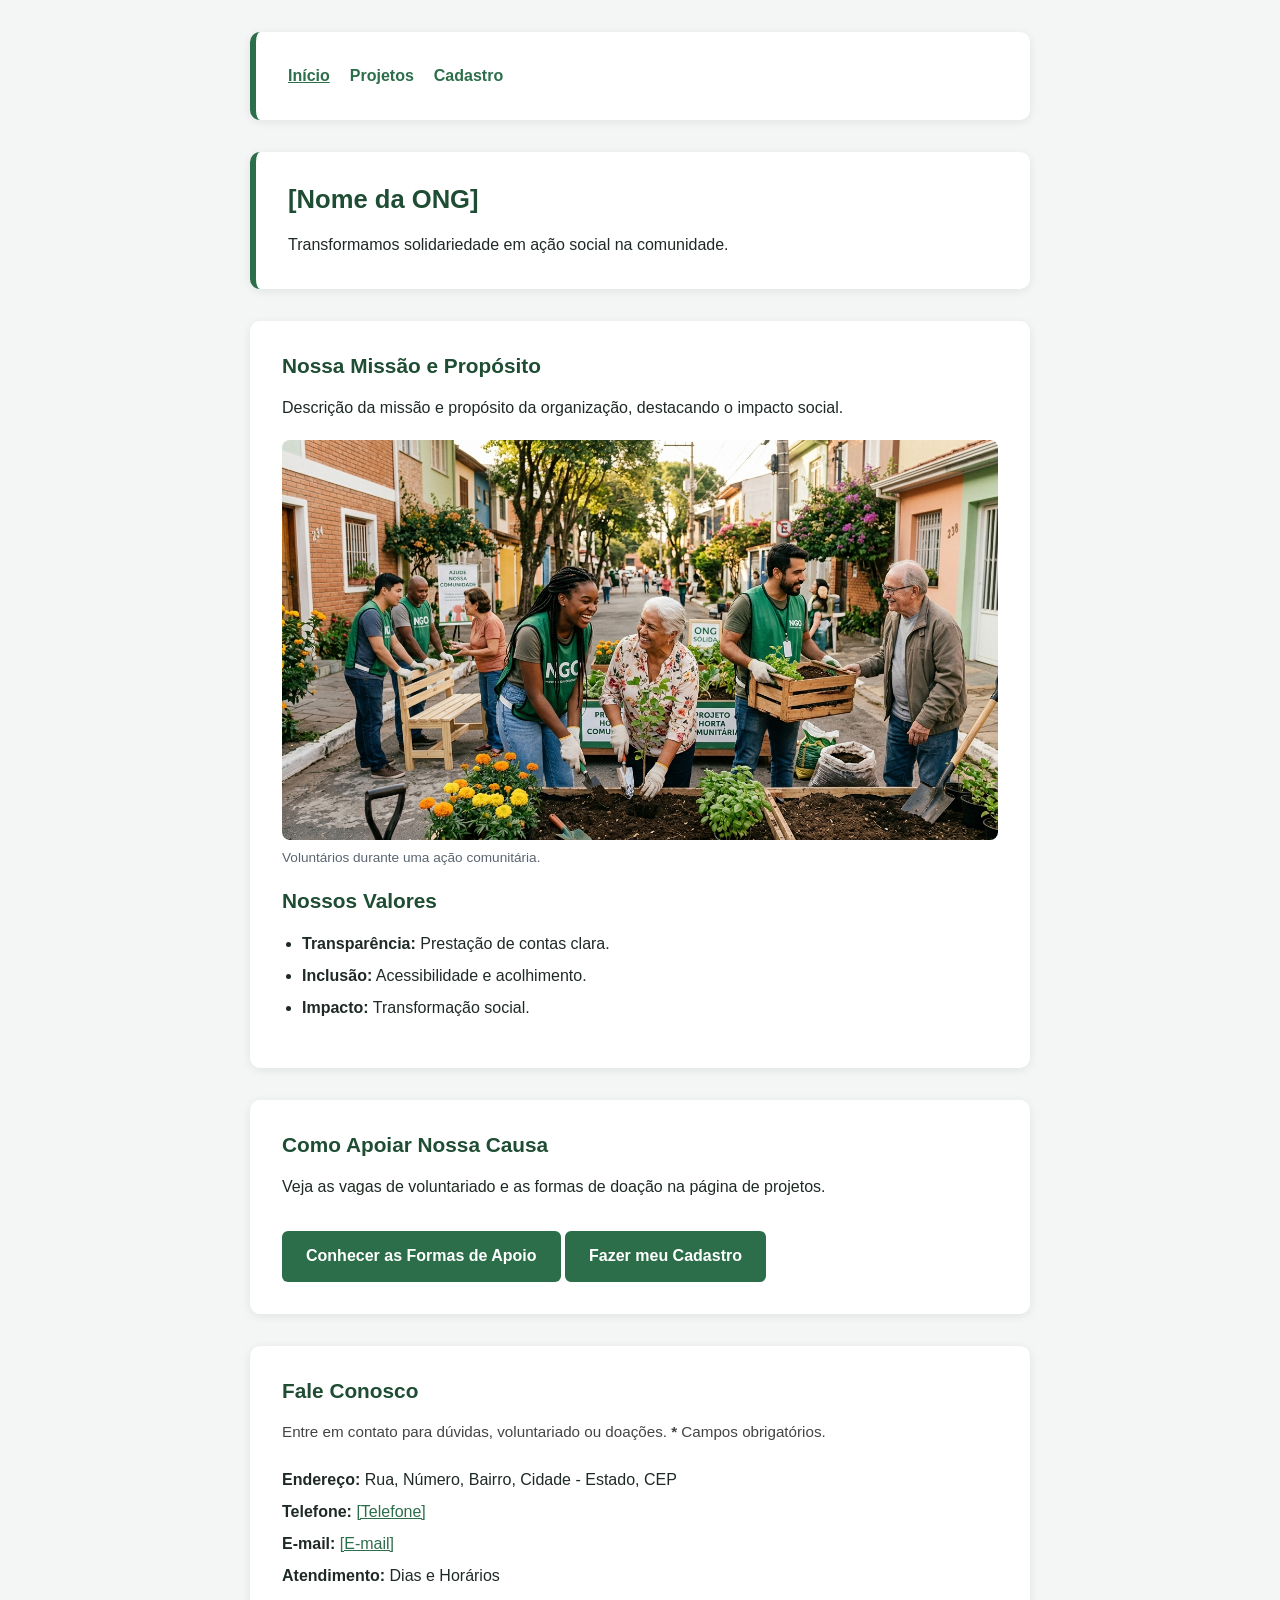
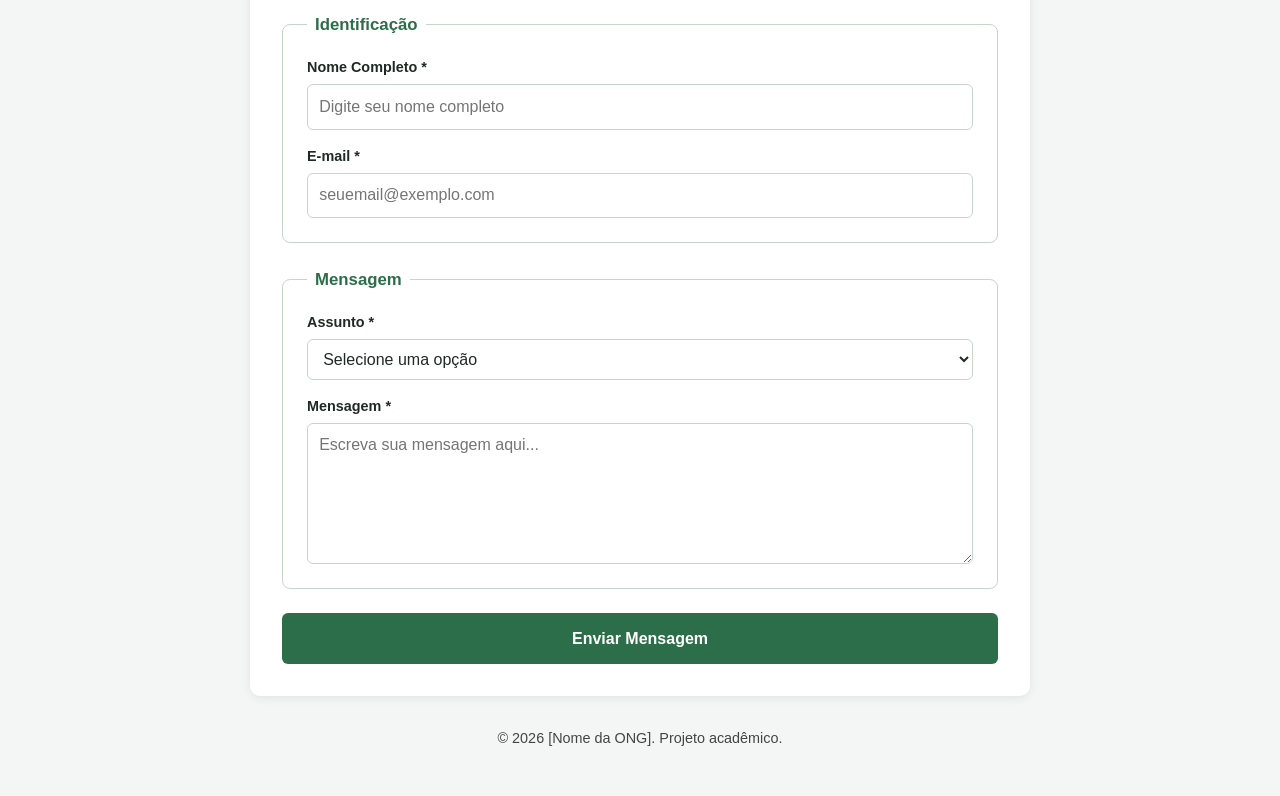
<file: index.html>
<!DOCTYPE html>
<html lang="pt-BR">

<head>
    <meta charset="UTF-8">
    <meta name="viewport" content="width=device-width, initial-scale=1.0">
    <meta name="description" content="Conheça a missão da [Nome da ONG] e saiba como apoiar.">
    <title>Início — [Nome da ONG]</title>
    <link rel="stylesheet" href="assets/styles.css">
</head>

<body>
    <a class="pular-conteudo" href="#conteudo">Pular para o conteúdo</a>
    <header class="site-header">
        <nav class="nav-principal" aria-label="Principal">
            <ul>
                <li><a href="index.html" aria-current="page">Início</a></li>
                <li><a href="projetos.html">Projetos</a></li>
                <li><a href="cadastro.html">Cadastro</a></li>
            </ul>
        </nav>
    </header>

    <main id="conteudo">
        <header>
            <h1>[Nome da ONG]</h1>
            <p>Transformamos solidariedade em ação social na comunidade.</p>
        </header>

        <section id="sobre">
            <h2>Nossa Missão e Propósito</h2>
            <p>Descrição da missão e propósito da organização, destacando o impacto social.</p>
            <figure>
                <picture>
                    <source srcset="assets/institucional.webp" type="image/webp">
                    <img src="assets/institucional.jpg" alt="Voluntários durante uma ação comunitária." width="720"
                        height="400" loading="lazy">
                </picture>
                <figcaption>Voluntários durante uma ação comunitária.</figcaption>
            </figure>
            <h2>Nossos Valores</h2>
            <ul>
                <li><strong>Transparência:</strong> Prestação de contas clara.</li>
                <li><strong>Inclusão:</strong> Acessibilidade e acolhimento.</li>
                <li><strong>Impacto:</strong> Transformação social.</li>
            </ul>
        </section>

        <section id="como-ajudar">
            <h2>Como Apoiar Nossa Causa</h2>
            <p>Veja as vagas de voluntariado e as formas de doação na página de projetos.</p>
            <a href="projetos.html#voluntariado" class="btn-acao">Conhecer as Formas de Apoio</a>
            <a href="cadastro.html" class="btn-acao">Fazer meu Cadastro</a>
        </section>

        <section id="contato">
            <h2>Fale Conosco</h2>
            <p class="instrucoes">Entre em contato para dúvidas, voluntariado ou doações. <strong>*</strong> Campos
                obrigatórios.</p>
            <address>
                <p><strong>Endereço:</strong> Rua, Número, Bairro, Cidade - Estado, CEP</p>
                <p><strong>Telefone:</strong> <a href="tel:+5500000000000">[Telefone]</a></p>
                <p><strong>E-mail:</strong> <a href="mailto:contato@nomedaong.org">[E-mail]</a></p>
                <p><strong>Atendimento:</strong> Dias e Horários</p>
            </address>

            <form action="#" method="post" aria-label="Formulário de contato">
                <fieldset>
                    <legend>Identificação</legend>
                    <div class="campo">
                        <label for="nome">Nome Completo *</label>
                        <input type="text" id="nome" name="nome" required autocomplete="name"
                            placeholder="Digite seu nome completo">
                    </div>
                    <div class="campo">
                        <label for="email">E-mail *</label>
                        <input type="email" id="email" name="email" required autocomplete="email"
                            placeholder="seuemail@exemplo.com">
                    </div>
                </fieldset>

                <fieldset>
                    <legend>Mensagem</legend>
                    <div class="campo">
                        <label for="assunto">Assunto *</label>
                        <select id="assunto" name="assunto" required>
                            <option value="">Selecione uma opção</option>
                            <option value="voluntariado">Quero ser Voluntário</option>
                            <option value="doacao">Quero Fazer uma Doação</option>
                            <option value="duvidas">Dúvidas Gerais</option>
                        </select>
                    </div>
                    <div class="campo">
                        <label for="mensagem">Mensagem *</label>
                        <textarea id="mensagem" name="mensagem" rows="5" required
                            placeholder="Escreva sua mensagem aqui..."></textarea>
                    </div>
                </fieldset>

                <button type="submit">Enviar Mensagem</button>
            </form>
        </section>
    </main>

    <footer class="site-footer">
        <p>© 2026 [Nome da ONG]. Projeto acadêmico.</p>
    </footer>
</body>

</html>
</file>
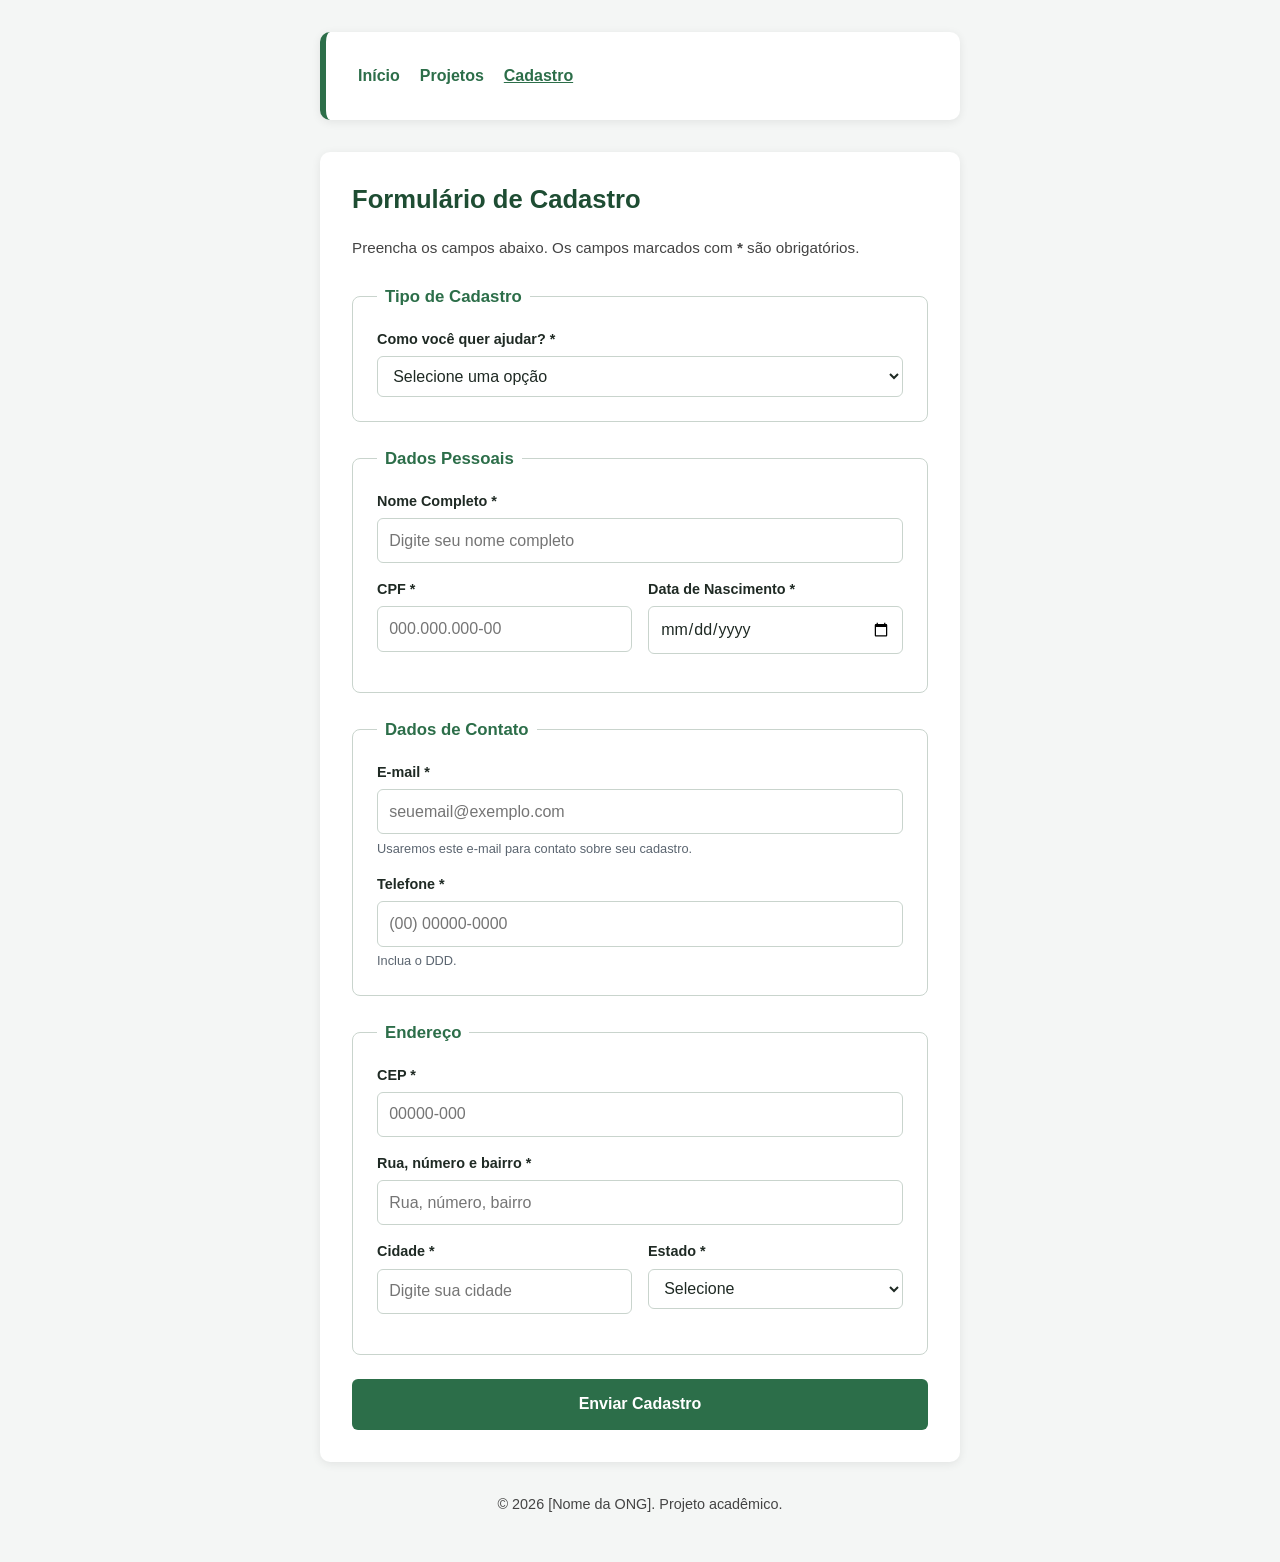
<file: cadastro.html>
<!DOCTYPE html>
<html lang="pt-BR">

<head>
    <meta charset="UTF-8">
    <meta name="viewport" content="width=device-width, initial-scale=1.0">
    <meta name="description" content="Faça seu cadastro como voluntário ou doador da [Nome da ONG].">
    <title>Cadastro — [Nome da ONG]</title>
    <link rel="stylesheet" href="assets/styles.css">
</head>

<body>
    <a class="pular-conteudo" href="#conteudo">Pular para o conteúdo</a>

    <header class="site-header estreito">
        <nav class="nav-principal" aria-label="Principal">
            <ul>
                <li><a href="index.html">Início</a></li>
                <li><a href="projetos.html">Projetos</a></li>
                <li><a href="cadastro.html" aria-current="page">Cadastro</a></li>
            </ul>
        </nav>
    </header>

    <main id="conteudo" class="estreito">
        <section>
            <h1 id="titulo-cadastro">Formulário de Cadastro</h1>
            <p class="instrucoes">Preencha os campos abaixo. Os campos marcados com <strong>*</strong> são obrigatórios.
            </p>

            <form id="form-cadastro" action="#" method="post" aria-labelledby="titulo-cadastro">

                <fieldset>
                    <legend>Tipo de Cadastro</legend>

                    <div class="campo">
                        <label for="vinculo">Como você quer ajudar? *</label>
                        <select id="vinculo" name="vinculo" required>
                            <option value="">Selecione uma opção</option>
                            <option value="voluntario">Quero ser Voluntário</option>
                            <option value="doador">Quero ser Doador</option>
                            <option value="ambos">Voluntário e Doador</option>
                        </select>
                    </div>
                </fieldset>

                <fieldset>
                    <legend>Dados Pessoais</legend>

                    <div class="campo">
                        <label for="nome">Nome Completo *</label>
                        <input type="text" id="nome" name="nome" required autocomplete="name"
                            placeholder="Digite seu nome completo">
                    </div>

                    <div class="linha-dupla">
                        <div class="campo">
                            <label for="cpf">CPF *</label>
                            <input type="text" id="cpf" name="cpf" required inputmode="numeric" maxlength="14"
                                pattern="\d{3}\.\d{3}\.\d{3}-\d{2}" autocomplete="off" placeholder="000.000.000-00"
                                title="Informe o CPF no formato 000.000.000-00">
                        </div>

                        <div class="campo">
                            <label for="nascimento">Data de Nascimento *</label>
                            <input type="date" id="nascimento" name="nascimento" required autocomplete="bday">
                        </div>
                    </div>
                </fieldset>

                <fieldset>
                    <legend>Dados de Contato</legend>

                    <div class="campo">
                        <label for="email">E-mail *</label>
                        <input type="email" id="email" name="email" required autocomplete="email"
                            placeholder="seuemail@exemplo.com">
                        <small class="ajuda">Usaremos este e-mail para contato sobre seu cadastro.</small>
                    </div>

                    <div class="campo">
                        <label for="telefone">Telefone *</label>
                        <input type="tel" id="telefone" name="telefone" required inputmode="tel" maxlength="20"
                            pattern="(\+55\s?)?\(?\d{2}\)?\s?\d{4,5}-?\d{4}" autocomplete="tel"
                            placeholder="(00) 00000-0000"
                            title="Informe o telefone com DDD, por exemplo: (11) 98765-4321">
                        <small class="ajuda">Inclua o DDD.</small>
                    </div>
                </fieldset>

                <fieldset>
                    <legend>Endereço</legend>

                    <div class="campo">
                        <label for="cep">CEP *</label>
                        <input type="text" id="cep" name="cep" required inputmode="numeric" maxlength="9"
                            pattern="\d{5}-\d{3}" autocomplete="postal-code" placeholder="00000-000"
                            title="Informe o CEP no formato 00000-000">
                    </div>

                    <div class="campo">
                        <label for="logradouro">Rua, número e bairro *</label>
                        <input type="text" id="logradouro" name="logradouro" required autocomplete="address-line1"
                            placeholder="Rua, número, bairro">
                    </div>

                    <div class="linha-dupla">
                        <div class="campo">
                            <label for="cidade">Cidade *</label>
                            <input type="text" id="cidade" name="cidade" required autocomplete="address-level2"
                                placeholder="Digite sua cidade">
                        </div>

                        <div class="campo">
                            <label for="estado">Estado *</label>
                            <select id="estado" name="estado" required autocomplete="address-level1">
                                <option value="">Selecione</option>
                                <option value="AC">Acre</option>
                                <option value="AL">Alagoas</option>
                                <option value="AP">Amapá</option>
                                <option value="AM">Amazonas</option>
                                <option value="BA">Bahia</option>
                                <option value="CE">Ceará</option>
                                <option value="DF">Distrito Federal</option>
                                <option value="ES">Espírito Santo</option>
                                <option value="GO">Goiás</option>
                                <option value="MA">Maranhão</option>
                                <option value="MT">Mato Grosso</option>
                                <option value="MS">Mato Grosso do Sul</option>
                                <option value="MG">Minas Gerais</option>
                                <option value="PA">Pará</option>
                                <option value="PB">Paraíba</option>
                                <option value="PR">Paraná</option>
                                <option value="PE">Pernambuco</option>
                                <option value="PI">Piauí</option>
                                <option value="RJ">Rio de Janeiro</option>
                                <option value="RN">Rio Grande do Norte</option>
                                <option value="RS">Rio Grande do Sul</option>
                                <option value="RO">Rondônia</option>
                                <option value="RR">Roraima</option>
                                <option value="SC">Santa Catarina</option>
                                <option value="SP">São Paulo</option>
                                <option value="SE">Sergipe</option>
                                <option value="TO">Tocantins</option>
                            </select>
                        </div>
                    </div>
                </fieldset>

                <button type="submit">Enviar Cadastro</button>
            </form>
        </section>
    </main>

    <footer class="site-footer estreito">
        <p>© 2026 [Nome da ONG]. Projeto acadêmico.</p>
    </footer>
</body>

</html>
</file>
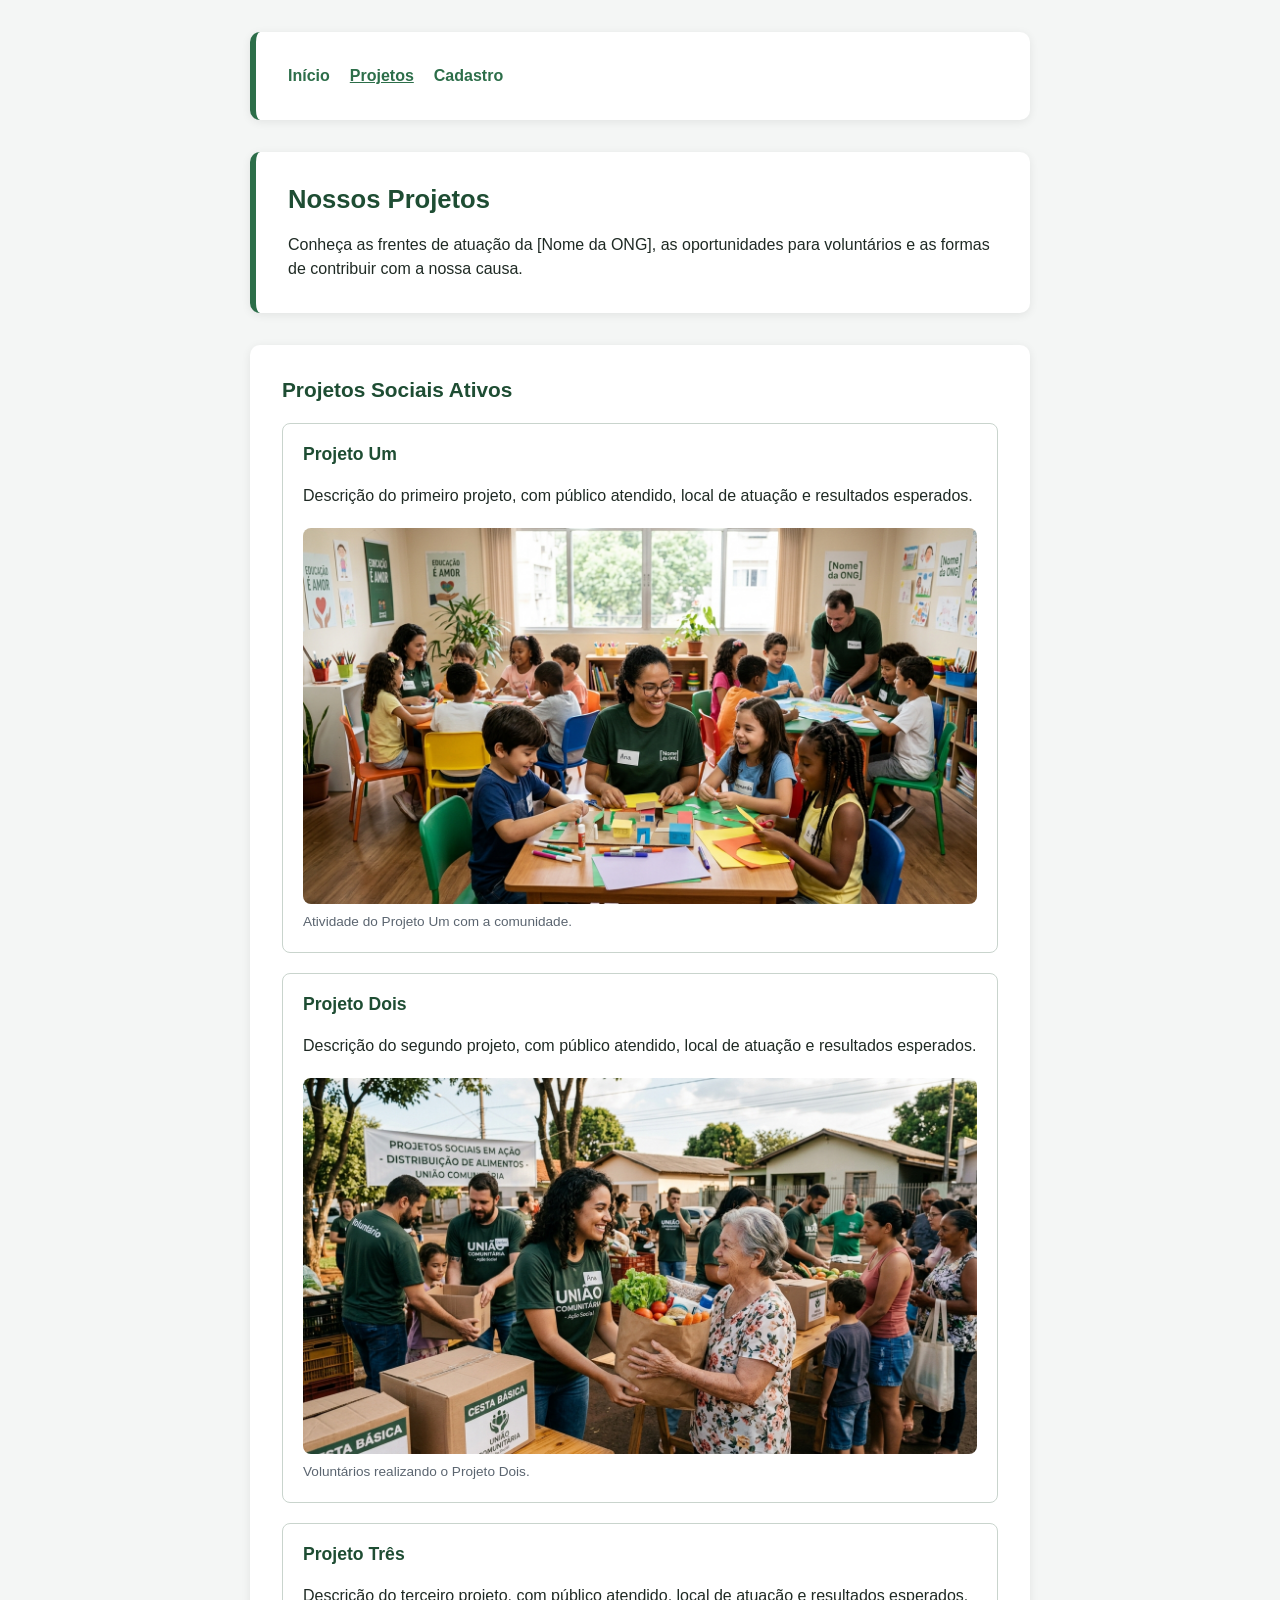
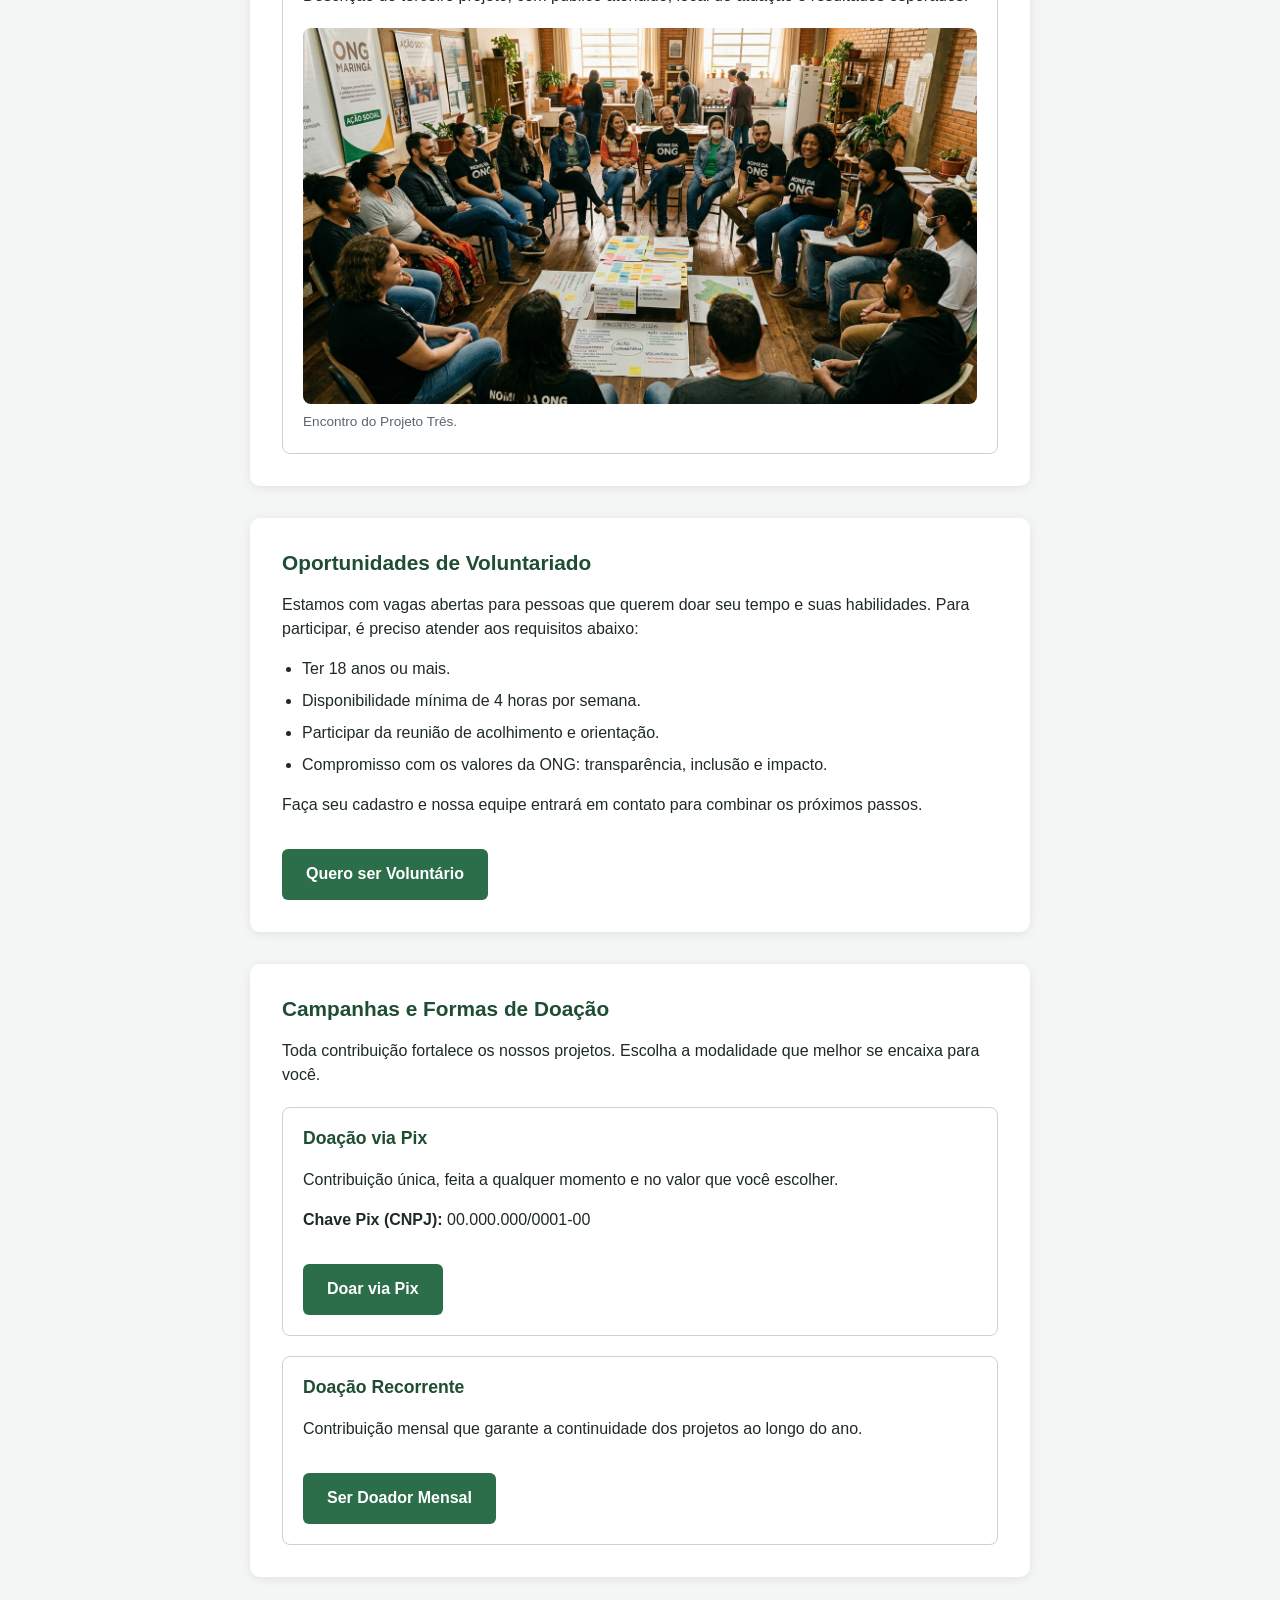
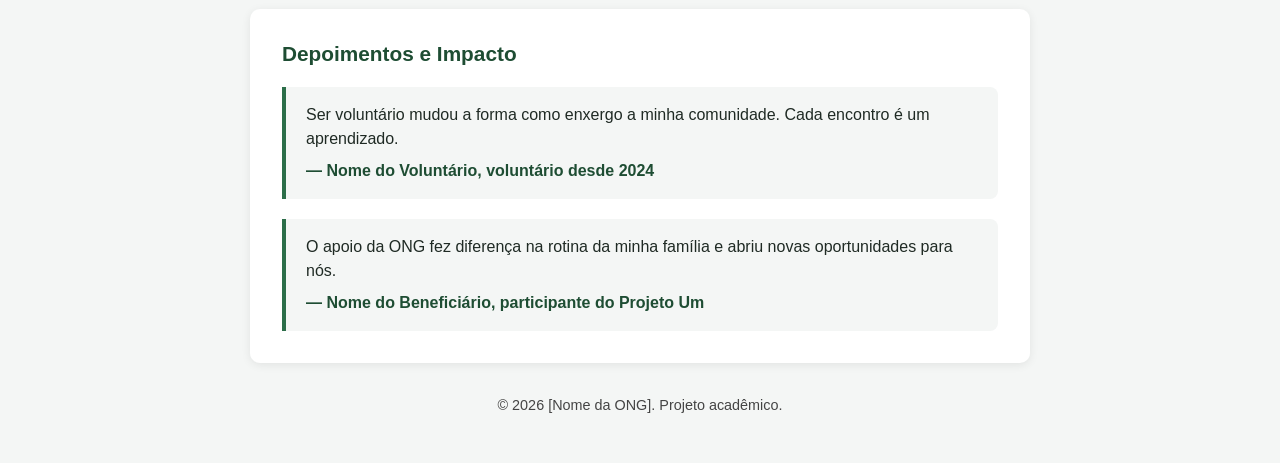
<file: projetos.html>
<!-- Apresentação dos Projetos
    Envolvido por <header> com <h1> e <p>, apresentando a visão geral das frentes de atuação da ONG.

Projetos Sociais Ativos
    <section> com <h2>, agrupando <article> por projeto com <h3>, <p>, <figure>, <img> e <figcaption>.

Oportunidades de Voluntariado
    <section> com <h2>, contendo <ul> e <li> para requisitos de vagas, além de texto <p> e botão de ação <a>.

Campanhas e Formas de Doação
    <section> com <h2>, com <article> para modalidades de contribuição (Pix, recorrente) e botões de doação <a>.

Depoimentos e Impacto
    <section> com <h2>, estruturando <blockquote>, <p> e <cite> para relatos de voluntários e beneficiários. -->

<!DOCTYPE html>
<html lang="pt-BR">

<head>
    <meta charset="UTF-8">
    <meta name="viewport" content="width=device-width, initial-scale=1.0">
    <meta name="description"
        content="Conheça os projetos sociais, as vagas de voluntariado e as formas de doação da [Nome da ONG].">
    <title>Projetos — [Nome da ONG]</title>
    <link rel="stylesheet" href="assets/styles.css">
</head>

<body>
    <a class="pular-conteudo" href="#conteudo">Pular para o conteúdo</a>

    <header class="site-header">
        <nav class="nav-principal" aria-label="Principal">
            <ul>
                <li><a href="index.html">Início</a></li>
                <li><a href="projetos.html" aria-current="page">Projetos</a></li>
                <li><a href="cadastro.html">Cadastro</a></li>
            </ul>
        </nav>
    </header>

    <main id="conteudo">

        <!-- Apresentação dos Projetos -->
        <header>
            <h1>Nossos Projetos</h1>
            <p>Conheça as frentes de atuação da [Nome da ONG], as oportunidades para
                voluntários e as formas de contribuir com a nossa causa.</p>
        </header>

        <!-- Projetos Sociais Ativos -->
        <section id="projetos">
            <h2>Projetos Sociais Ativos</h2>

            <article>
                <h3>Projeto Um</h3>
                <p>Descrição do primeiro projeto, com público atendido, local de atuação e resultados esperados.</p>
                <figure>
                    <picture>
                        <source srcset="assets/projeto-1.webp" type="image/webp">
                        <img src="assets/projeto-1.jpg" alt="Atividade do Projeto Um com a comunidade." width="720"
                            height="400" loading="lazy">
                    </picture>
                    <figcaption>Atividade do Projeto Um com a comunidade.</figcaption>
                </figure>
            </article>

            <article>
                <h3>Projeto Dois</h3>
                <p>Descrição do segundo projeto, com público atendido, local de atuação e resultados esperados.</p>
                <figure>
                    <picture>
                        <source srcset="assets/projeto-2.webp" type="image/webp">
                        <img src="assets/projeto-2.jpg" alt="Voluntários realizando o Projeto Dois." width="720"
                            height="400" loading="lazy">
                    </picture>
                    <figcaption>Voluntários realizando o Projeto Dois.</figcaption>
                </figure>
            </article>

            <article>
                <h3>Projeto Três</h3>
                <p>Descrição do terceiro projeto, com público atendido, local de atuação e resultados esperados.</p>
                <figure>
                    <picture>
                        <source srcset="assets/projeto-3.webp" type="image/webp">
                        <img src="assets/projeto-3.jpg" alt="Encontro do Projeto Três." width="720" height="400"
                            loading="lazy">
                    </picture>
                    <figcaption>Encontro do Projeto Três.</figcaption>
                </figure>
            </article>
        </section>

        <!-- Oportunidades de Voluntariado -->
        <section id="voluntariado">
            <h2>Oportunidades de Voluntariado</h2>
            <p>Estamos com vagas abertas para pessoas que querem doar seu tempo e suas habilidades.
                Para participar, é preciso atender aos requisitos abaixo:</p>
            <ul>
                <li>Ter 18 anos ou mais.</li>
                <li>Disponibilidade mínima de 4 horas por semana.</li>
                <li>Participar da reunião de acolhimento e orientação.</li>
                <li>Compromisso com os valores da ONG: transparência, inclusão e impacto.</li>
            </ul>
            <p>Faça seu cadastro e nossa equipe entrará em contato para combinar os próximos passos.</p>
            <a href="cadastro.html" class="btn-acao">Quero ser Voluntário</a>
        </section>

        <!-- Campanhas e Formas de Doação -->
        <section id="doacao">
            <h2>Campanhas e Formas de Doação</h2>
            <p>Toda contribuição fortalece os nossos projetos. Escolha a modalidade que melhor se encaixa para você.</p>

            <article>
                <h3>Doação via Pix</h3>
                <p>Contribuição única, feita a qualquer momento e no valor que você escolher.</p>
                <p><strong>Chave Pix (CNPJ):</strong> 00.000.000/0001-00</p>
                <a href="cadastro.html" class="btn-acao">Doar via Pix</a>
            </article>

            <article>
                <h3>Doação Recorrente</h3>
                <p>Contribuição mensal que garante a continuidade dos projetos ao longo do ano.</p>
                <a href="cadastro.html" class="btn-acao">Ser Doador Mensal</a>
            </article>
        </section>

        <!-- Depoimentos e Impacto -->
        <section id="depoimentos">
            <h2>Depoimentos e Impacto</h2>

            <blockquote>
                <p>Ser voluntário mudou a forma como enxergo a minha comunidade. Cada encontro é um aprendizado.</p>
                <cite>Nome do Voluntário, voluntário desde 2024</cite>
            </blockquote>

            <blockquote>
                <p>O apoio da ONG fez diferença na rotina da minha família e abriu novas oportunidades para nós.</p>
                <cite>Nome do Beneficiário, participante do Projeto Um</cite>
            </blockquote>
        </section>
    </main>

    <footer class="site-footer">
        <p>© 2026 [Nome da ONG]. Projeto acadêmico.</p>
    </footer>
</body>

</html>
</file>
<file: assets/styles.css>
/* ==========================================================================
   estilo.css — Folha de estilos central da ONG
   Usada por: index.html, cadastro.html, projetos.html
   Uso em cada página:  <link rel="stylesheet" href="estilo.css">
   ========================================================================== */

/* 1. TOKENS ---------------------------------------------------------------- */
:root {
    /* Cores (mantidas dos arquivos originais) */
    --cor-primaria: #2c6e49;
    --cor-primaria-escura: #1e4d33;
    --cor-fundo: #f4f6f5;
    --cor-superficie: #ffffff;
    --cor-texto: #1f2a24;
    --cor-texto-suave: #444444;
    --cor-ajuda: #5b6570;
    --cor-borda: #c9d4cd;
    --cor-erro: #b3261e;

    /* Tipografia */
    --fonte-base: "Segoe UI", Arial, sans-serif;

    /* Layout */
    --largura-pagina: 780px;
    --largura-estreita: 640px;
    --raio-cartao: 10px;
    --raio-campo: 6px;
    --sombra-cartao: 0 2px 10px rgba(0, 0, 0, 0.08);
    --espaco-secoes: 2rem;

    font-family: var(--fonte-base);
}

/* 2. RESET E BASE ---------------------------------------------------------- */
*,
*::before,
*::after {
    box-sizing: border-box;
}

body {
    margin: 0;
    padding: 2rem 1rem;
    background: var(--cor-fundo);
    color: var(--cor-texto);
    line-height: 1.5;
}

h1,
h2,
h3 {
    margin-top: 0;
    color: var(--cor-primaria-escura);
    line-height: 1.25;
}

h1 { font-size: 1.6rem; }
h2 { font-size: 1.3rem; }
h3 { font-size: 1.1rem; }

p { margin-top: 0; }

a { color: var(--cor-primaria); }
a:hover { color: var(--cor-primaria-escura); }

img {
    max-width: 100%;
    height: auto;
    display: block;
    border-radius: 8px;
}

:focus-visible {
    outline: 2px solid var(--cor-primaria);
    outline-offset: 2px;
}

/* 3. ESTRUTURA DE PÁGINA --------------------------------------------------- */
/* Cabeçalho, seções e rodapé viram "cartões" empilhados com o mesmo ritmo. */
.site-header,
.site-footer,
main {
    max-width: var(--largura-pagina);
    margin-left: auto;
    margin-right: auto;
}

main {
    display: flex;
    flex-direction: column;
    gap: var(--espaco-secoes);
}

/* Variação para páginas de formulário (ex.: cadastro.html) */
main.estreito,
.site-header.estreito,
.site-footer.estreito {
    max-width: var(--largura-estreita);
}

.site-header,
main > header,
main > section,
main > article {
    background: var(--cor-superficie);
    border-radius: var(--raio-cartao);
    padding: 2rem;
    box-shadow: var(--sombra-cartao);
}

/* Cabeçalho de página (projetos.html): destaque discreto à esquerda */
main > header,
.site-header {
    border-left: 6px solid var(--cor-primaria);
}

.site-header { margin-bottom: var(--espaco-secoes); }

main > header p:last-child,
.site-header p:last-child { margin-bottom: 0; }

/* Rodapé */
.site-footer {
    margin-top: var(--espaco-secoes);
    padding: 0 0.5rem;
    font-size: 0.9rem;
    color: var(--cor-texto-suave);
    text-align: center;
}

/* Navegação principal (dentro de .site-header) */
.nav-principal ul {
    display: flex;
    flex-wrap: wrap;
    gap: 0.5rem 1.25rem;
    list-style: none;
    margin: 0;
    padding: 0;
}

.nav-principal li { margin: 0; }

.nav-principal a {
    font-weight: 600;
    text-decoration: none;
}

.nav-principal a:hover,
.nav-principal a[aria-current="page"] {
    text-decoration: underline;
}

/* Link de pular para o conteúdo (acessibilidade) */
.pular-conteudo {
    position: absolute;
    left: -9999px;
    top: 0;
    padding: 0.5rem 1rem;
    background: var(--cor-primaria);
    color: #fff;
}

.pular-conteudo:focus {
    left: 0.5rem;
    top: 0.5rem;
    z-index: 10;
}

/* 4. CONTEÚDO EDITORIAL ---------------------------------------------------- */
.instrucoes {
    margin-bottom: 1.5rem;
    font-size: 0.95rem;
    color: var(--cor-texto-suave);
}

ul { padding-left: 1.25rem; }
li { margin-bottom: 0.5rem; }

address {
    font-style: normal;
    margin-bottom: 1.5rem;
}

address p { margin-bottom: 0.5rem; }

/* Itens internos (projetos, modalidades de doação) */
section article {
    margin-top: 1.25rem;
    padding: 1.25rem;
    border: 1px solid var(--cor-borda);
    border-radius: 8px;
}

section article > :last-child { margin-bottom: 0; }

/* Figuras */
figure { margin: 1.25rem 0; }

figcaption {
    margin-top: 0.5rem;
    font-size: 0.85rem;
    color: var(--cor-ajuda);
}

/* Depoimentos */
blockquote {
    margin: 1.25rem 0 0;
    padding: 1rem 1.25rem;
    background: var(--cor-fundo);
    border-left: 4px solid var(--cor-primaria);
    border-radius: 0 8px 8px 0;
}

blockquote p { margin-bottom: 0.5rem; }

cite {
    display: block;
    font-style: normal;
    font-weight: 600;
    color: var(--cor-primaria-escura);
}

cite::before { content: "— "; }

/* 5. BOTÕES ---------------------------------------------------------------- */
.btn-acao,
button {
    display: inline-block;
    padding: 0.85rem 1.5rem;
    background: var(--cor-primaria);
    color: #fff;
    border: 0;
    border-radius: var(--raio-campo);
    font: inherit;
    font-weight: 600;
    text-align: center;
    text-decoration: none;
    cursor: pointer;
    transition: background 0.2s ease;
}

.btn-acao { margin-top: 1rem; }

.btn-acao:hover,
.btn-acao:focus-visible,
button:hover,
button:focus-visible {
    background: var(--cor-primaria-escura);
    color: #fff;
}

/* 6. FORMULÁRIOS ----------------------------------------------------------- */
fieldset {
    margin: 0 0 1.5rem;
    padding: 1.25rem 1.5rem 1.5rem;
    border: 1px solid var(--cor-borda);
    border-radius: 8px;
}

legend {
    padding: 0 0.5rem;
    font-size: 1.05rem;
    font-weight: 600;
    color: var(--cor-primaria);
}

.campo {
    display: flex;
    flex-direction: column;
    margin-bottom: 1rem;
}

.campo:last-child { margin-bottom: 0; }

.linha-dupla {
    display: flex;
    gap: 1rem;
}

.linha-dupla .campo { flex: 1; }

label {
    margin-bottom: 0.35rem;
    font-size: 0.9rem;
    font-weight: 600;
}

input,
select,
textarea {
    padding: 0.6rem 0.7rem;
    border: 1px solid var(--cor-borda);
    border-radius: var(--raio-campo);
    background: #fff;
    color: var(--cor-texto);
    font: inherit;
}

textarea { resize: vertical; }

input:focus,
select:focus,
textarea:focus {
    outline: 2px solid var(--cor-primaria);
    outline-offset: 1px;
    border-color: var(--cor-primaria);
}

/* Erro só depois que a pessoa interagiu com o campo */
input:user-invalid,
select:user-invalid,
textarea:user-invalid {
    border-color: var(--cor-erro);
}

small.ajuda {
    margin-top: 0.3rem;
    font-size: 0.8rem;
    color: var(--cor-ajuda);
}

/* Caixa de seleção com rótulo ao lado (ex.: consentimento LGPD) */
.campo-check {
    display: flex;
    align-items: flex-start;
    gap: 0.6rem;
    margin-bottom: 1.5rem;
}

.campo-check input { margin-top: 0.3rem; }
.campo-check label { margin: 0; font-weight: 400; }

form button[type="submit"] {
    width: 100%;
    font-size: 1rem;
}

/* 7. RESPONSIVIDADE E PREFERÊNCIAS ---------------------------------------- */
@media (max-width: 480px) {
    body { padding: 1rem 0.75rem; }

    .site-header,
    main > header,
    main > section,
    main > article { padding: 1.25rem; }

    .linha-dupla { flex-direction: column; }
}

@media (prefers-reduced-motion: reduce) {
    * { transition: none !important; }
}
</file>
